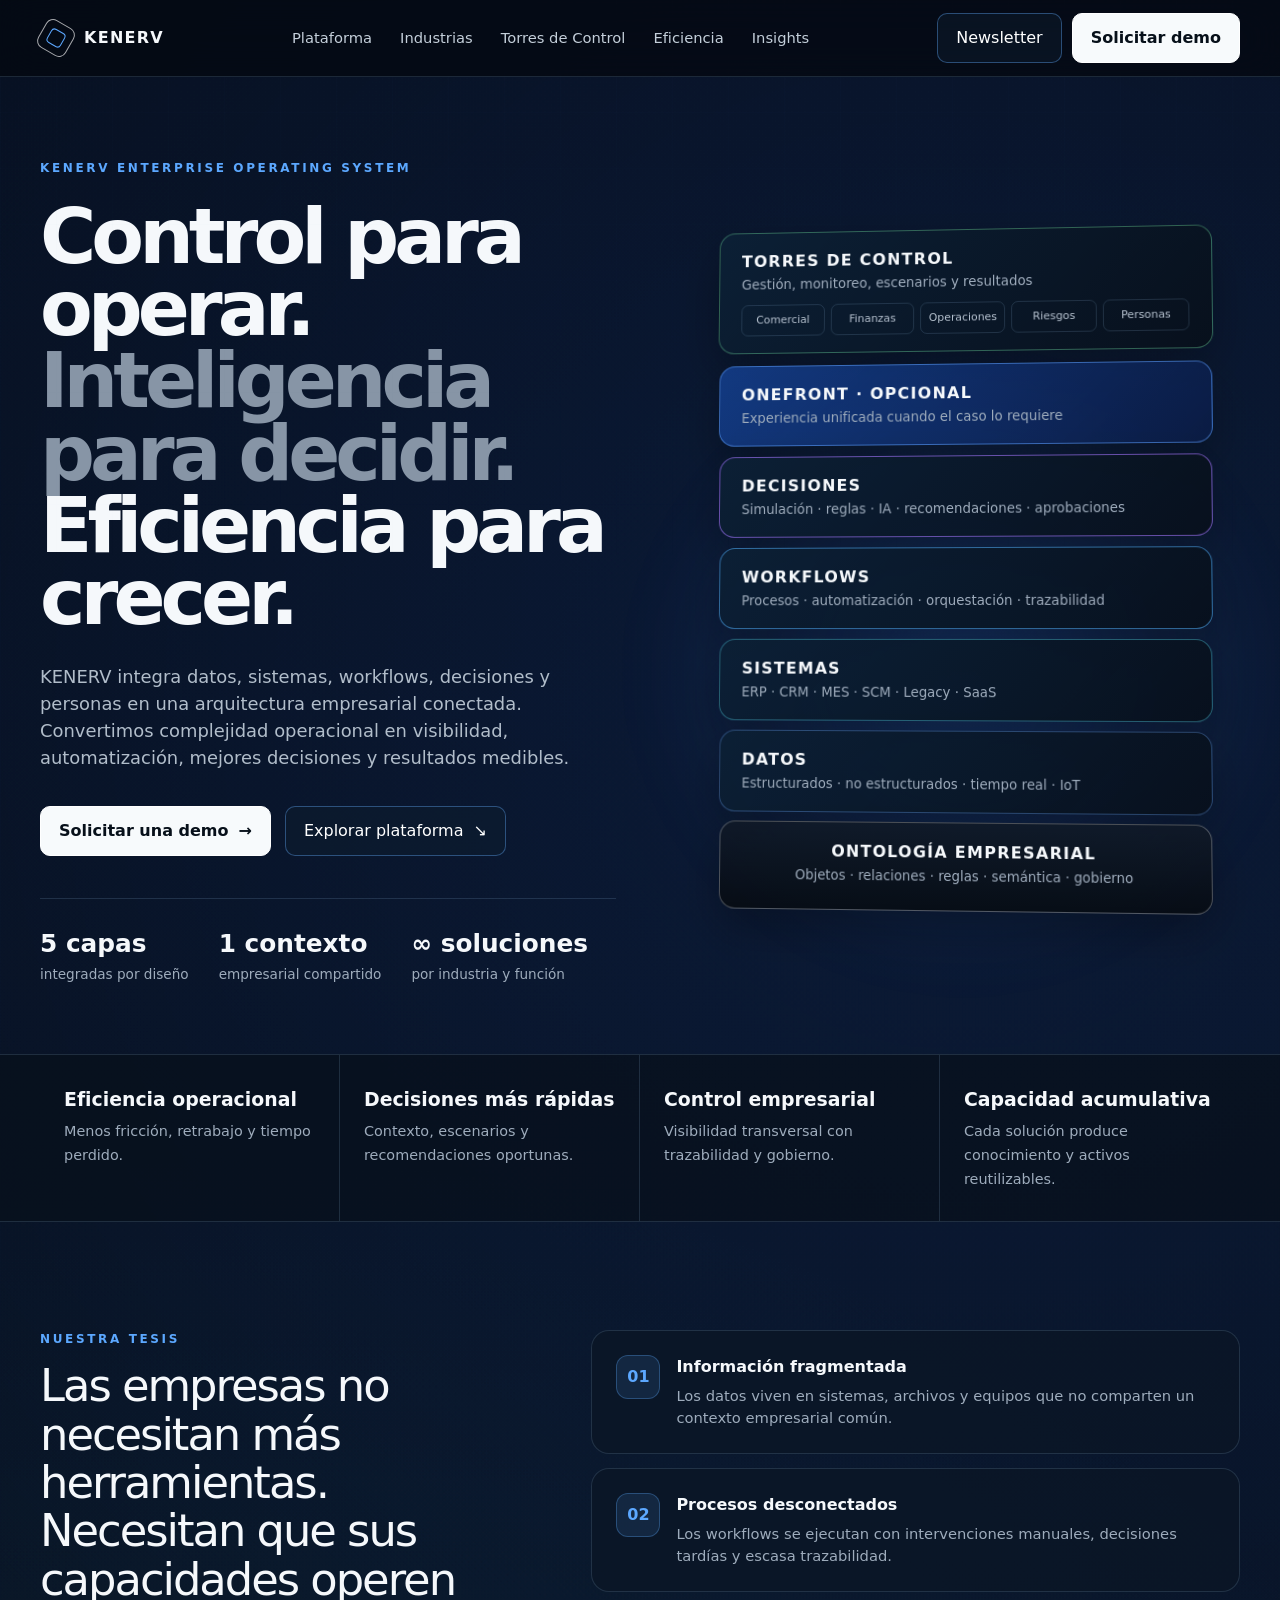
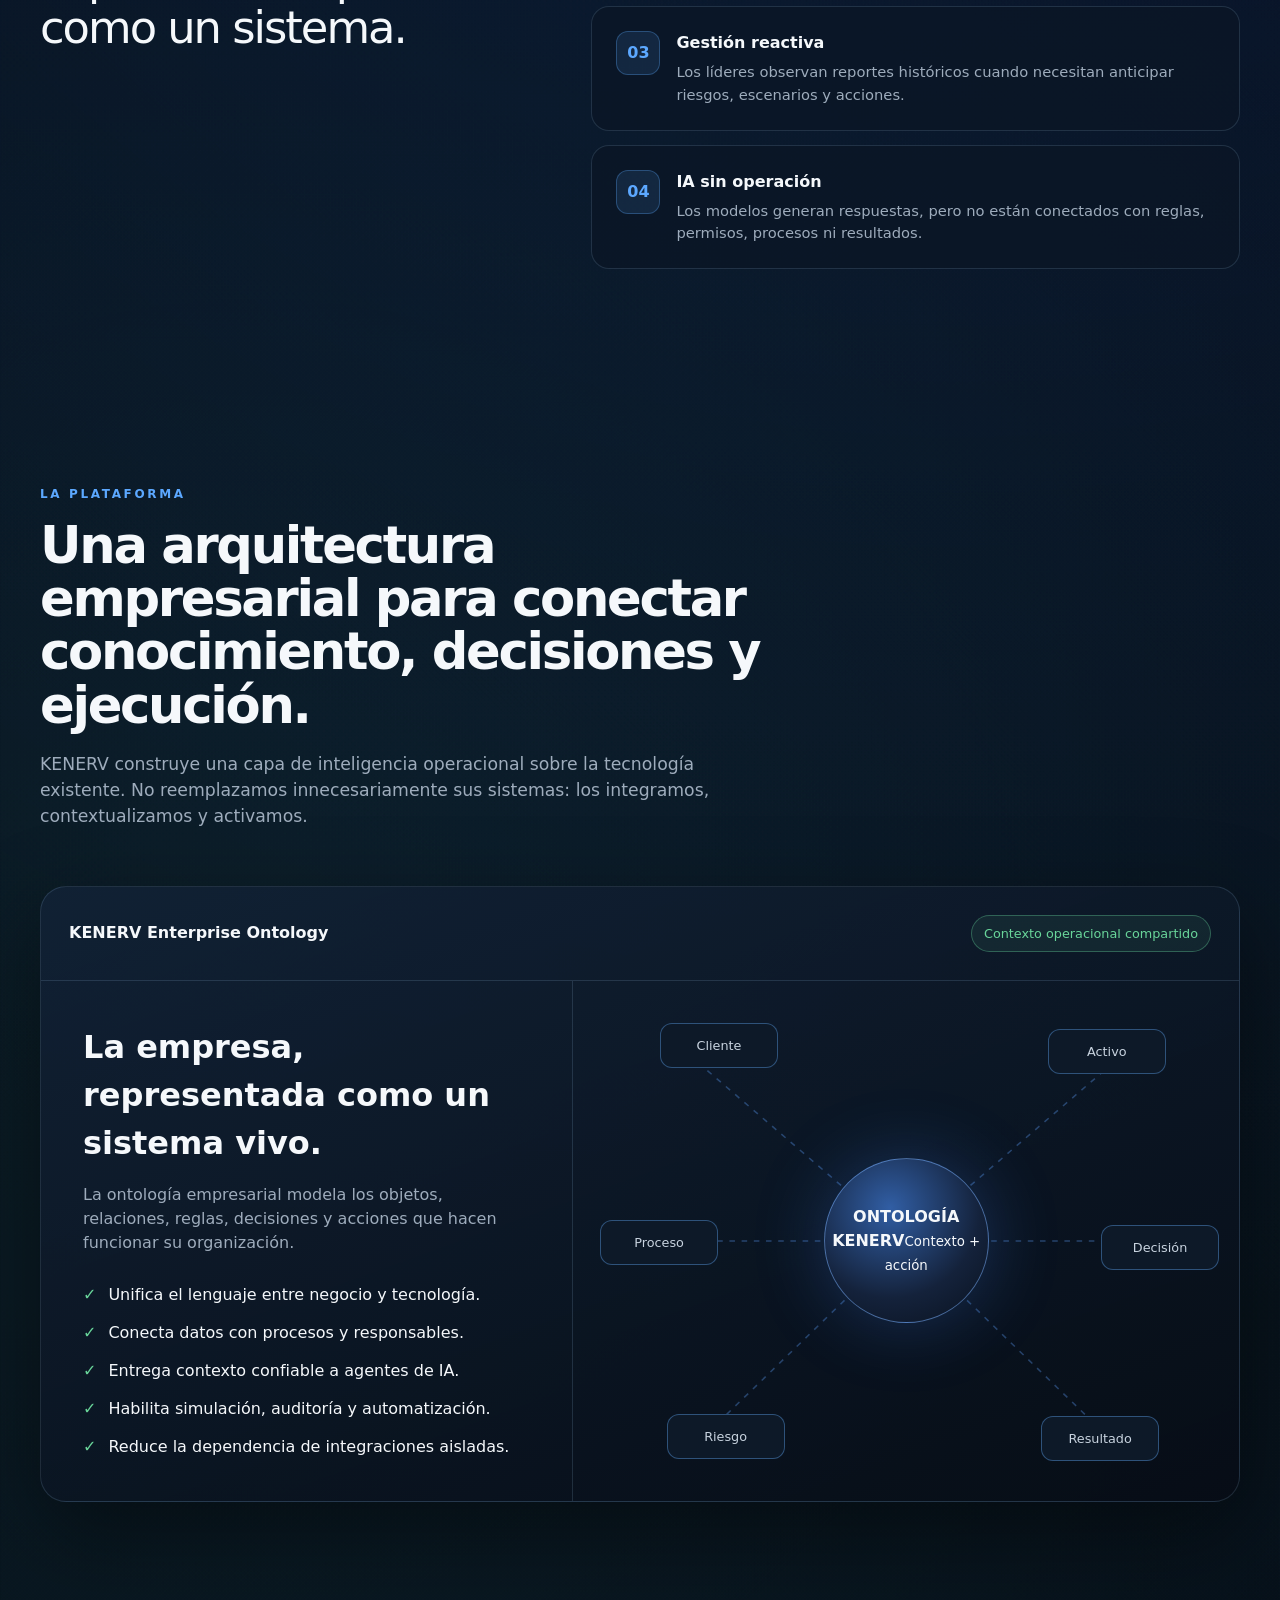
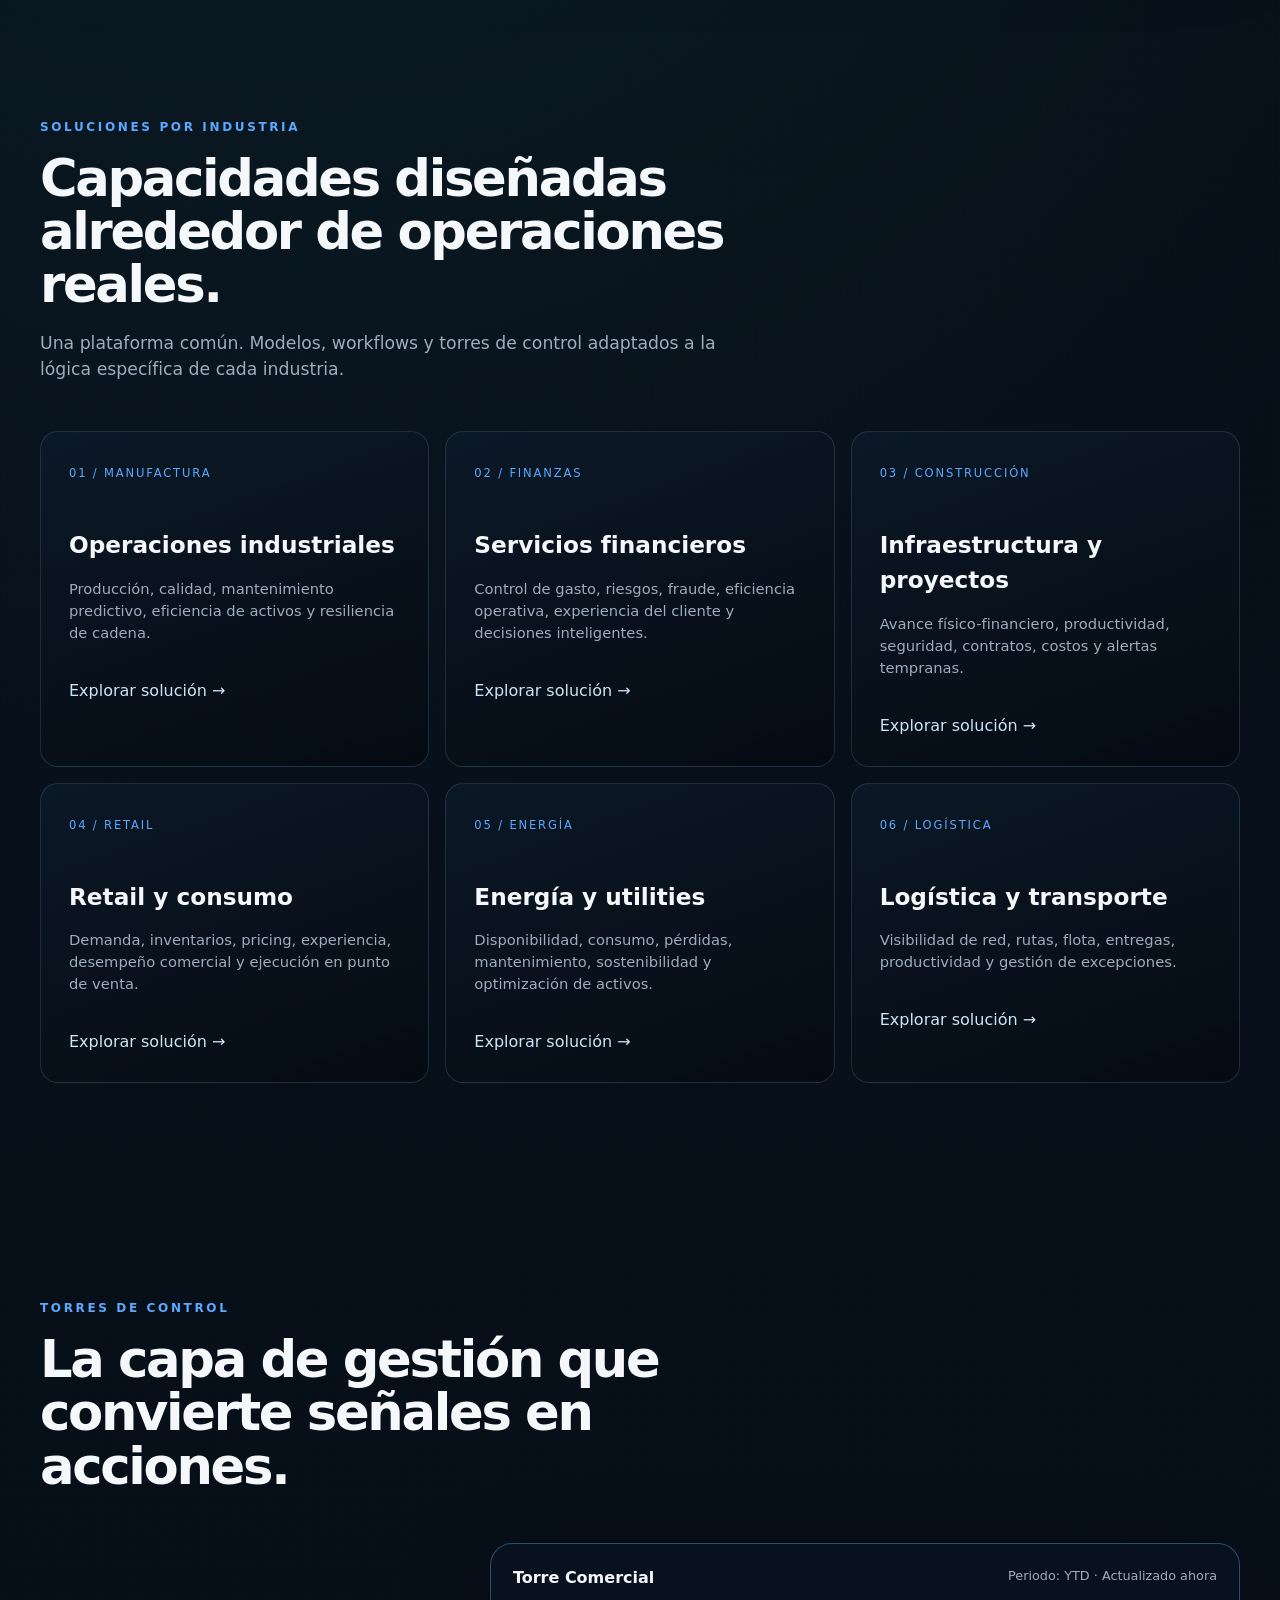
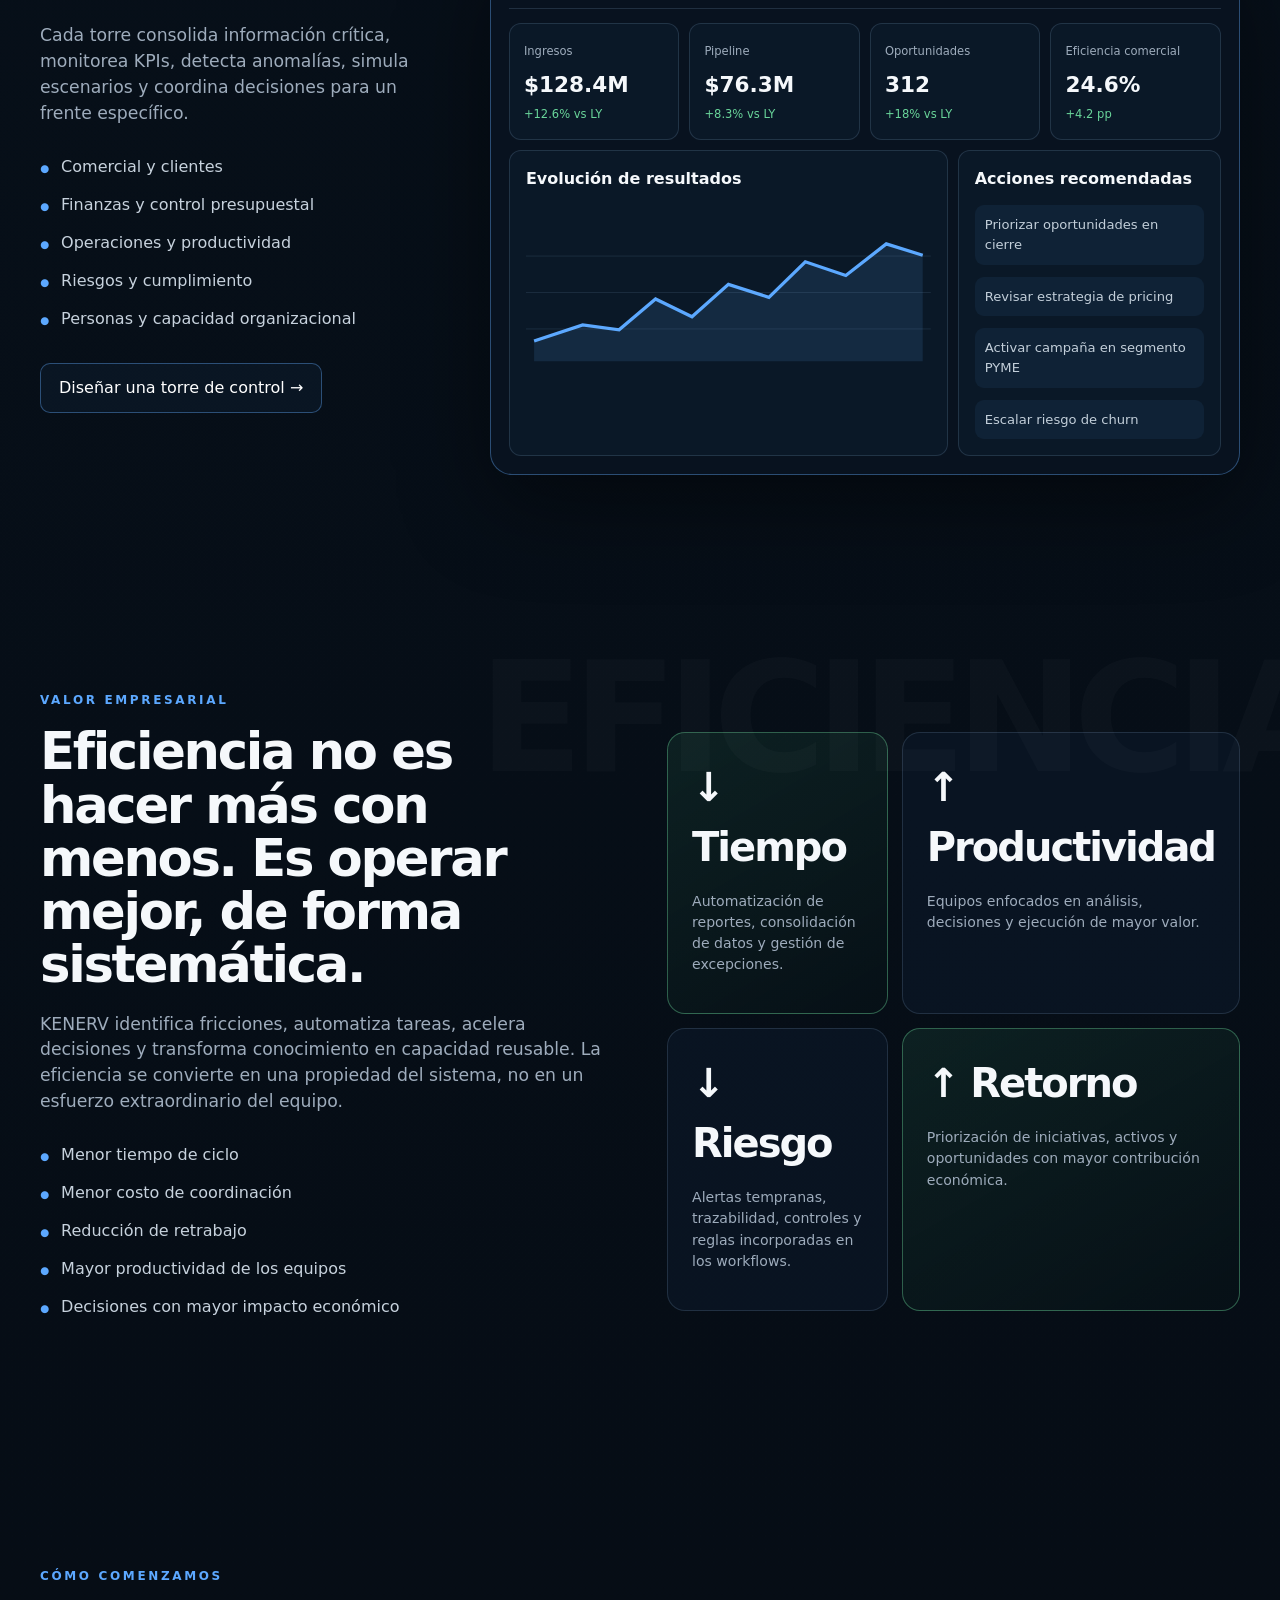
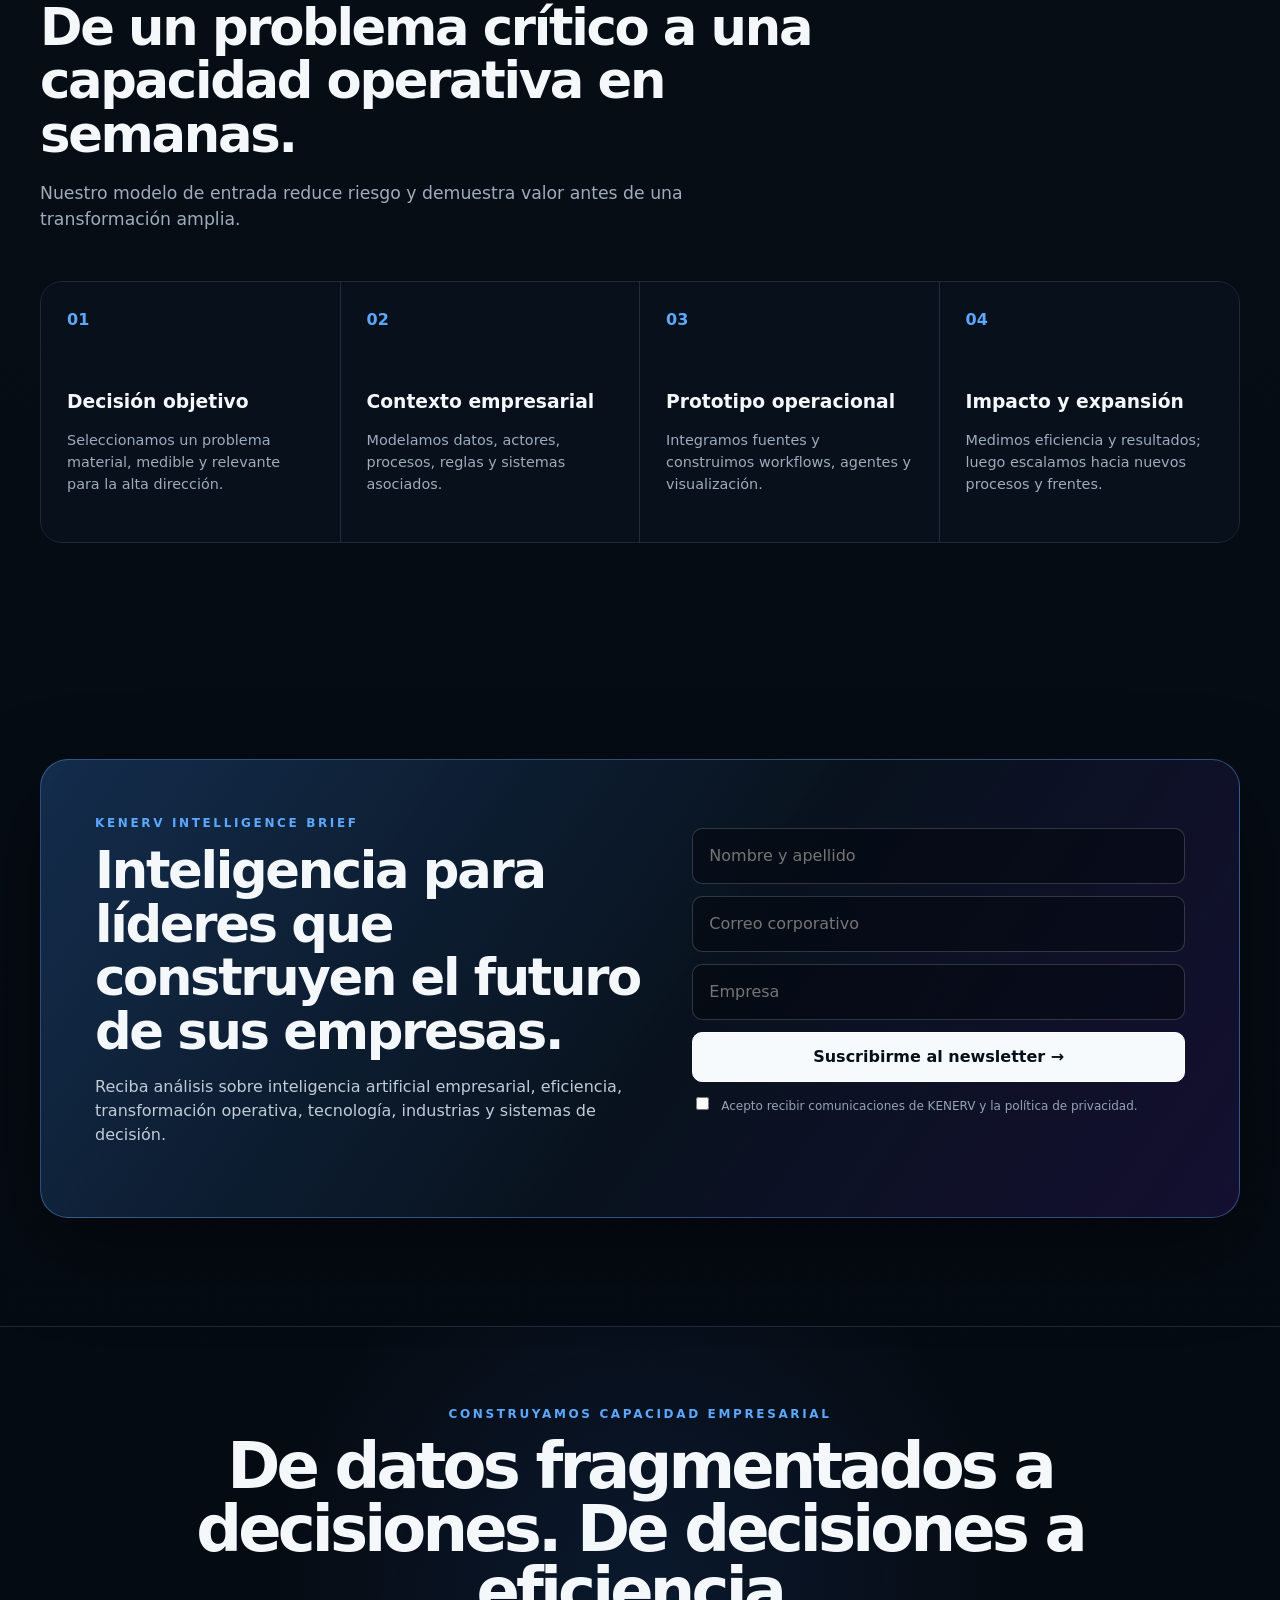
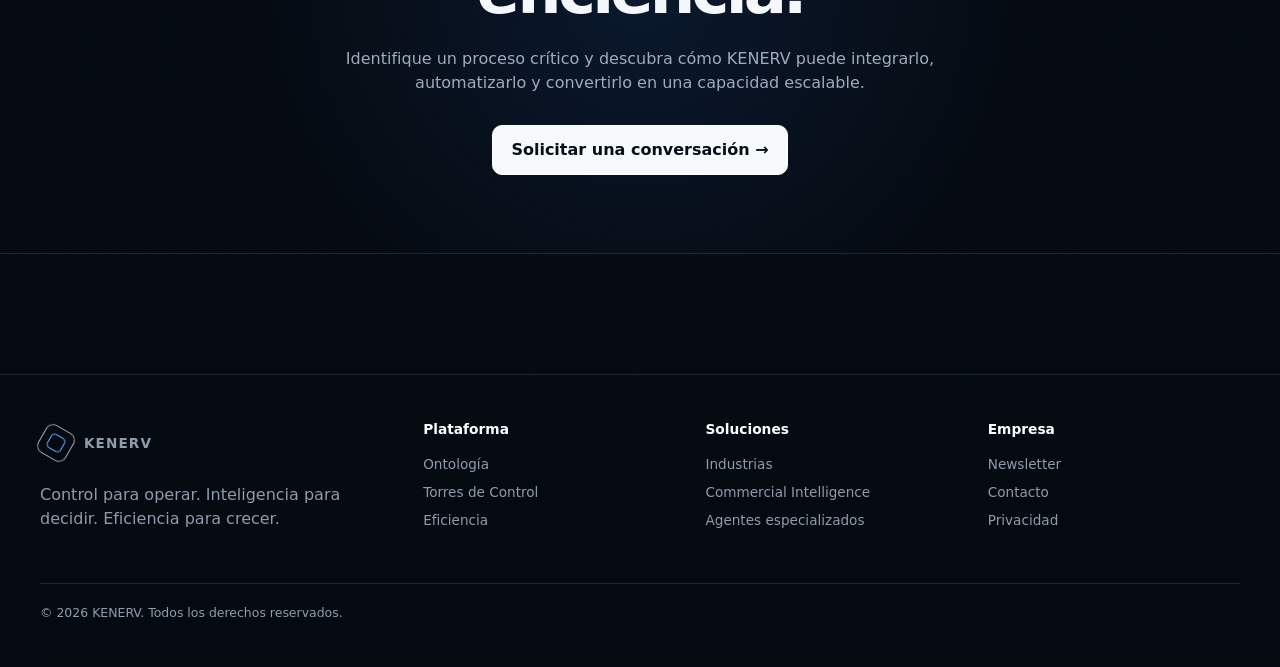
<file: index.html>
<!DOCTYPE html>
<html lang="es">
<head>
  <meta charset="UTF-8" />
  <meta name="viewport" content="width=device-width, initial-scale=1.0" />
  <meta name="description" content="KENERV integra datos, sistemas, workflows, decisiones y personas para elevar la eficiencia empresarial mediante IA, ontología y torres de control." />
  <title>KENERV — Control para operar. Inteligencia para decidir.</title>
  <style>
    :root {
      --bg: #050b12;
      --bg-soft: #08111d;
      --panel: rgba(11, 23, 38, .78);
      --panel-strong: #0d1a2a;
      --line: rgba(150, 190, 225, .17);
      --line-strong: rgba(100, 174, 255, .38);
      --text: #f5f8fb;
      --muted: #9eacbc;
      --blue: #5ca8ff;
      --blue-2: #2b7fff;
      --cyan: #58d6e9;
      --violet: #a274ff;
      --green: #69d59a;
      --amber: #ffca70;
      --danger: #ff7d8a;
      --max: 1200px;
      --radius: 22px;
      --shadow: 0 30px 90px rgba(0, 0, 0, .42);
    }

    * { box-sizing: border-box; }
    html { scroll-behavior: smooth; }
    body {
      margin: 0;
      color: var(--text);
      background:
        radial-gradient(circle at 75% 8%, rgba(45, 111, 255, .16), transparent 28%),
        radial-gradient(circle at 20% 30%, rgba(72, 217, 222, .08), transparent 24%),
        linear-gradient(180deg, #040910 0%, #07101a 47%, #050a11 100%);
      font-family: Inter, ui-sans-serif, system-ui, -apple-system, BlinkMacSystemFont, "Segoe UI", sans-serif;
      line-height: 1.5;
      overflow-x: hidden;
    }

    body::before {
      content: "";
      position: fixed;
      inset: 0;
      pointer-events: none;
      opacity: .18;
      background-image:
        linear-gradient(rgba(122, 165, 201, .1) 1px, transparent 1px),
        linear-gradient(90deg, rgba(122, 165, 201, .1) 1px, transparent 1px);
      background-size: 56px 56px;
      mask-image: linear-gradient(to bottom, black, transparent 78%);
    }

    a { color: inherit; text-decoration: none; }
    button, input { font: inherit; }

    .container { width: min(var(--max), calc(100% - 40px)); margin: 0 auto; }
    .eyebrow {
      color: var(--blue);
      font-size: .75rem;
      letter-spacing: .22em;
      text-transform: uppercase;
      font-weight: 700;
    }
    .section { padding: 108px 0; position: relative; }
    .section-title {
      max-width: 780px;
      font-size: clamp(2.1rem, 4vw, 4rem);
      line-height: 1.04;
      letter-spacing: -.045em;
      margin: 16px 0 20px;
    }
    .section-copy { color: var(--muted); max-width: 720px; font-size: 1.08rem; }

    .nav-wrap {
      position: sticky;
      top: 0;
      z-index: 50;
      backdrop-filter: blur(18px);
      background: rgba(4, 9, 16, .76);
      border-bottom: 1px solid var(--line);
    }
    nav {
      height: 76px;
      display: flex;
      align-items: center;
      justify-content: space-between;
      gap: 24px;
    }
    .brand { display: inline-flex; gap: 12px; align-items: center; font-weight: 760; letter-spacing: .08em; }
    .brand-mark {
      width: 32px; height: 32px; display: grid; place-items: center;
      border: 1px solid rgba(255,255,255,.65); transform: rotate(30deg); border-radius: 8px;
    }
    .brand-mark::after { content: ""; width: 14px; height: 14px; border: 1px solid var(--blue); border-radius: 4px; }
    .nav-links { display: flex; gap: 28px; color: #c4cfda; font-size: .92rem; }
    .nav-links a:hover { color: white; }
    .nav-actions { display: flex; gap: 10px; }

    .btn {
      border: 1px solid var(--line-strong);
      border-radius: 10px;
      padding: 12px 18px;
      display: inline-flex;
      gap: 10px;
      align-items: center;
      justify-content: center;
      color: white;
      background: rgba(15, 29, 47, .52);
      cursor: pointer;
      transition: .25s ease;
    }
    .btn:hover { transform: translateY(-2px); border-color: var(--blue); background: rgba(35, 77, 125, .34); }
    .btn.primary { background: #f7fafc; color: #07101a; border-color: #fff; font-weight: 720; }
    .btn.primary:hover { box-shadow: 0 12px 40px rgba(116, 184, 255, .22); }

    .hero { padding: 82px 0 68px; min-height: 820px; display: flex; align-items: center; }
    .hero-grid { display: grid; grid-template-columns: 1.02fr .98fr; gap: 70px; align-items: center; }
    h1 {
      font-size: clamp(3.5rem, 6vw, 6.6rem);
      line-height: .94;
      letter-spacing: -.065em;
      margin: 24px 0 30px;
      max-width: 780px;
    }
    h1 span { color: #8795a6; }
    .hero-copy { color: #b1bdca; font-size: 1.12rem; max-width: 650px; }
    .hero-actions { display: flex; flex-wrap: wrap; gap: 14px; margin-top: 34px; }
    .hero-proof { display: flex; gap: 30px; margin-top: 42px; padding-top: 26px; border-top: 1px solid var(--line); }
    .hero-proof strong { display: block; font-size: 1.55rem; }
    .hero-proof span { color: var(--muted); font-size: .85rem; }

    .stack {
      position: relative;
      padding: 38px 30px 30px;
      perspective: 1100px;
    }
    .stack::before {
      content: "";
      position: absolute;
      inset: 16% -18% -10%;
      background: radial-gradient(ellipse, rgba(49, 127, 255, .22), transparent 60%);
      filter: blur(28px);
    }
    .layer {
      position: relative;
      border: 1px solid var(--line-strong);
      background: linear-gradient(135deg, rgba(11, 31, 53, .95), rgba(7, 15, 27, .94));
      border-radius: 16px;
      min-height: 76px;
      padding: 17px 22px;
      margin: -2px 0 12px;
      box-shadow: 0 18px 48px rgba(0,0,0,.28);
      transform: rotateX(3deg) rotateY(-3deg);
      overflow: hidden;
    }
    .layer::after { content: ""; position: absolute; inset: 0; background: linear-gradient(90deg, transparent, rgba(255,255,255,.05), transparent); transform: translateX(-100%); animation: shimmer 6s infinite; }
    @keyframes shimmer { 50%,100% { transform: translateX(100%); } }
    .layer small { display: block; color: var(--muted); margin-top: 2px; }
    .layer strong { letter-spacing: .08em; }
    .layer.tower { border-color: rgba(105, 213, 154, .42); }
    .layer.front { border-color: rgba(91, 159, 255, .56); background: linear-gradient(135deg, rgba(21,70,160,.72), rgba(10,27,70,.82)); }
    .layer.decision { border-color: rgba(162, 116, 255, .62); }
    .layer.workflow { border-color: rgba(80, 177, 255, .55); }
    .layer.system { border-color: rgba(78, 201, 224, .42); }
    .layer.data { border-color: rgba(106, 167, 255, .34); }
    .layer.ontology { text-align: center; border-color: rgba(255,255,255,.28); min-height: 88px; background: linear-gradient(180deg, rgba(15, 25, 40, .96), rgba(6, 12, 20, .96)); }
    .tower-mini { display: grid; grid-template-columns: repeat(5, 1fr); gap: 6px; margin-top: 10px; }
    .tower-mini span { color: #b7c3d0; padding: 7px 4px; border: 1px solid var(--line); border-radius: 7px; text-align: center; font-size: .68rem; }

    .value-strip { border-block: 1px solid var(--line); background: rgba(8, 16, 27, .72); }
    .value-grid { display: grid; grid-template-columns: repeat(4, 1fr); }
    .value-item { padding: 30px 24px; border-right: 1px solid var(--line); }
    .value-item:last-child { border-right: 0; }
    .value-item strong { display: block; font-size: 1.18rem; margin-bottom: 6px; }
    .value-item span { color: var(--muted); font-size: .9rem; }

    .thesis-grid { display: grid; grid-template-columns: .85fr 1.15fr; gap: 72px; align-items: start; }
    .big-statement { font-size: clamp(2rem, 3.5vw, 4rem); line-height: 1.08; letter-spacing: -.045em; margin: 14px 0 0; }
    .problem-list { display: grid; gap: 14px; }
    .problem-card { border: 1px solid var(--line); background: var(--panel); border-radius: 18px; padding: 24px; display: grid; grid-template-columns: 44px 1fr; gap: 16px; }
    .icon { width: 44px; height: 44px; border-radius: 12px; display: grid; place-items: center; background: rgba(92,168,255,.12); border: 1px solid rgba(92,168,255,.3); color: var(--blue); font-weight: 800; }
    .problem-card h3 { margin: 0 0 6px; font-size: 1rem; }
    .problem-card p { margin: 0; color: var(--muted); font-size: .92rem; }

    .platform-shell { margin-top: 56px; border: 1px solid var(--line); border-radius: 26px; overflow: hidden; background: linear-gradient(160deg, rgba(18,34,55,.85), rgba(7,13,22,.96)); box-shadow: var(--shadow); }
    .platform-top { padding: 28px; border-bottom: 1px solid var(--line); display: flex; justify-content: space-between; gap: 18px; align-items: center; }
    .platform-badge { color: var(--green); border: 1px solid rgba(105,213,154,.35); background: rgba(105,213,154,.08); padding: 8px 12px; border-radius: 999px; font-size: .8rem; }
    .platform-body { display: grid; grid-template-columns: 1fr 1.25fr; }
    .platform-copy { padding: 42px; border-right: 1px solid var(--line); }
    .platform-copy h3 { font-size: 2rem; margin: 0 0 16px; }
    .platform-copy p { color: var(--muted); }
    .platform-copy ul { list-style: none; padding: 0; margin: 28px 0 0; display: grid; gap: 14px; }
    .platform-copy li::before { content: "✓"; color: var(--green); margin-right: 12px; }
    .ontology-graph { padding: 36px; position: relative; min-height: 470px; display: grid; place-items: center; }
    .core { width: 165px; height: 165px; border-radius: 50%; display: grid; place-items: center; text-align: center; background: radial-gradient(circle at 40% 30%, #315ea4, #14223b 60%, #09111d); border: 1px solid rgba(122,177,255,.52); box-shadow: 0 0 70px rgba(69,137,255,.25); z-index: 2; }
    .node { position: absolute; width: 118px; padding: 12px 10px; text-align: center; border: 1px solid var(--line-strong); border-radius: 12px; background: #0d1928; color: #c8d3df; font-size: .8rem; }
    .n1 { top: 42px; left: 13%; } .n2 { top: 48px; right: 11%; } .n3 { top: 46%; left: 4%; } .n4 { top: 47%; right: 3%; } .n5 { bottom: 42px; left: 14%; } .n6 { bottom: 40px; right: 12%; }
    .ontology-lines { position: absolute; inset: 0; width: 100%; height: 100%; }

    .industry-grid { display: grid; grid-template-columns: repeat(3, 1fr); gap: 16px; margin-top: 48px; }
    .industry-card { min-height: 260px; border: 1px solid var(--line); background: linear-gradient(160deg, rgba(14,27,43,.75), rgba(5,11,18,.9)); border-radius: 18px; padding: 28px; transition: .25s ease; }
    .industry-card:hover { transform: translateY(-5px); border-color: var(--line-strong); }
    .industry-card .num { color: var(--blue); font-size: .72rem; letter-spacing: .16em; }
    .industry-card h3 { font-size: 1.45rem; margin: 44px 0 10px; }
    .industry-card p { color: var(--muted); font-size: .92rem; }
    .industry-card a { display: inline-flex; margin-top: 20px; color: #cfe3f7; }

    .control-grid { display: grid; grid-template-columns: .7fr 1.3fr; gap: 46px; align-items: center; margin-top: 50px; }
    .check-list { display: grid; gap: 14px; margin: 28px 0 32px; color: #c7d2dd; }
    .check-list div::before { content: "●"; color: var(--blue); font-size: .65rem; margin-right: 12px; }
    .dashboard { border: 1px solid var(--line-strong); border-radius: 22px; background: #08121f; padding: 18px; box-shadow: var(--shadow); }
    .dash-head { display: flex; justify-content: space-between; padding: 4px 4px 18px; border-bottom: 1px solid var(--line); }
    .dash-grid { display: grid; grid-template-columns: repeat(4,1fr); gap: 10px; margin-top: 14px; }
    .metric { border: 1px solid var(--line); border-radius: 12px; padding: 14px; background: rgba(12, 26, 43, .78); }
    .metric span { color: var(--muted); font-size: .72rem; }
    .metric strong { display: block; font-size: 1.35rem; margin-top: 7px; }
    .metric em { color: var(--green); font-style: normal; font-size: .72rem; }
    .dash-main { display: grid; grid-template-columns: 1.25fr .75fr; gap: 10px; margin-top: 10px; }
    .chart, .actions { min-height: 240px; border: 1px solid var(--line); border-radius: 12px; background: rgba(12,26,43,.78); padding: 16px; }
    .chart svg { width: 100%; height: 175px; margin-top: 14px; }
    .actions ul { list-style: none; padding: 0; margin: 14px 0 0; display: grid; gap: 12px; }
    .actions li { color: #c2ced9; font-size: .82rem; padding: 10px; border-radius: 9px; background: rgba(92,168,255,.07); }

    .efficiency { overflow: hidden; }
    .efficiency::before { content: "EFICIENCIA"; position: absolute; top: 20px; right: -50px; font-size: 12vw; letter-spacing: -.07em; font-weight: 850; color: rgba(255,255,255,.025); }
    .efficiency-grid { display: grid; grid-template-columns: 1fr 1fr; gap: 54px; align-items: center; }
    .impact-cards { display: grid; grid-template-columns: 1fr 1fr; gap: 14px; }
    .impact-card { border: 1px solid var(--line); border-radius: 18px; background: var(--panel); padding: 24px; min-height: 180px; }
    .impact-card strong { font-size: 2.5rem; letter-spacing: -.05em; }
    .impact-card p { color: var(--muted); font-size: .88rem; }
    .impact-card.accent { border-color: rgba(105,213,154,.4); background: linear-gradient(150deg, rgba(31,83,64,.28), rgba(7,17,23,.78)); }

    .method-grid { display: grid; grid-template-columns: repeat(4,1fr); gap: 0; margin-top: 48px; border: 1px solid var(--line); border-radius: 22px; overflow: hidden; }
    .method-step { min-height: 260px; padding: 26px; background: rgba(9,19,31,.72); border-right: 1px solid var(--line); }
    .method-step:last-child { border-right: 0; }
    .method-step .step { color: var(--blue); font-weight: 800; }
    .method-step h3 { margin: 56px 0 12px; }
    .method-step p { color: var(--muted); font-size: .9rem; }

    .newsletter-wrap { border: 1px solid var(--line-strong); border-radius: 28px; background: linear-gradient(125deg, rgba(24,56,95,.75), rgba(9,19,31,.93) 55%, rgba(29,18,65,.65)); padding: 54px; display: grid; grid-template-columns: 1fr .9fr; gap: 50px; align-items: center; box-shadow: var(--shadow); }
    .newsletter-wrap h2 { font-size: clamp(2rem, 4vw, 3.8rem); line-height: 1.05; letter-spacing: -.045em; margin: 12px 0 16px; }
    .newsletter-wrap p { color: #c1ccd8; }
    .form { display: grid; gap: 12px; }
    .form input { width: 100%; padding: 15px 16px; border-radius: 10px; border: 1px solid rgba(255,255,255,.18); background: rgba(3,8,14,.48); color: white; outline: none; }
    .form input:focus { border-color: var(--blue); box-shadow: 0 0 0 3px rgba(92,168,255,.12); }
    .consent { color: #95a4b4; font-size: .75rem; }
    #formMessage { min-height: 22px; color: var(--green); font-size: .85rem; }

    .cta { text-align: center; padding-bottom: 120px; }
    .cta-box { padding: 78px 30px; border-block: 1px solid var(--line); background: radial-gradient(circle at center, rgba(46,117,228,.13), transparent 54%); }
    .cta h2 { font-size: clamp(2.5rem,5vw,5.6rem); letter-spacing: -.06em; line-height: .98; margin: 12px auto 24px; max-width: 980px; }
    .cta p { color: var(--muted); max-width: 680px; margin: 0 auto 30px; }

    footer { border-top: 1px solid var(--line); padding: 44px 0; color: #8f9cab; }
    .footer-grid { display: grid; grid-template-columns: 1.4fr repeat(3,1fr); gap: 30px; }
    footer h4 { color: white; margin: 0 0 14px; font-size: .86rem; }
    footer a { display: block; margin: 8px 0; font-size: .85rem; }

    @media (max-width: 980px) {
      .nav-links { display:none; }
      .hero-grid, .thesis-grid, .platform-body, .control-grid, .efficiency-grid, .newsletter-wrap { grid-template-columns: 1fr; }
      .hero { min-height: auto; }
      .platform-copy { border-right: 0; border-bottom: 1px solid var(--line); }
      .industry-grid { grid-template-columns: repeat(2,1fr); }
      .method-grid { grid-template-columns: repeat(2,1fr); }
      .method-step { border-bottom: 1px solid var(--line); }
      .value-grid { grid-template-columns: repeat(2,1fr); }
      .value-item:nth-child(2) { border-right: 0; }
      .footer-grid { grid-template-columns: 1fr 1fr; }
    }

    @media (max-width: 640px) {
      .container { width: min(100% - 26px, var(--max)); }
      .nav-actions .btn:first-child { display:none; }
      h1 { font-size: 3.25rem; }
      .hero-proof { display:grid; grid-template-columns:1fr 1fr; }
      .industry-grid, .impact-cards, .method-grid, .value-grid { grid-template-columns: 1fr; }
      .value-item { border-right: 0; border-bottom: 1px solid var(--line); }
      .tower-mini { grid-template-columns: repeat(3,1fr); }
      .dash-grid { grid-template-columns: repeat(2,1fr); }
      .dash-main { grid-template-columns: 1fr; }
      .newsletter-wrap { padding: 34px 22px; }
      .ontology-graph { min-height: 600px; }
      .n1 { top: 24px; left: 5%; } .n2 { top: 24px; right: 5%; } .n3 { top: 210px; left: 2%; } .n4 { top: 210px; right: 2%; } .n5 { bottom: 24px; left: 5%; } .n6 { bottom: 24px; right: 5%; }
      .footer-grid { grid-template-columns: 1fr; }
    }
  </style>
</head>
<body>
  <div class="nav-wrap">
    <nav class="container" aria-label="Navegación principal">
      <a class="brand" href="#inicio"><span class="brand-mark"></span><span>KENERV</span></a>
      <div class="nav-links">
        <a href="#plataforma">Plataforma</a>
        <a href="#industrias">Industrias</a>
        <a href="#torres">Torres de Control</a>
        <a href="#eficiencia">Eficiencia</a>
        <a href="#insights">Insights</a>
      </div>
      <div class="nav-actions">
        <a class="btn" href="#newsletter">Newsletter</a>
        <a class="btn primary" href="#contacto">Solicitar demo</a>
      </div>
    </nav>
  </div>

  <main>
    <section class="hero" id="inicio">
      <div class="container hero-grid">
        <div>
          <div class="eyebrow">KENERV Enterprise Operating System</div>
          <h1>Control para operar. <span>Inteligencia para decidir.</span> Eficiencia para crecer.</h1>
          <p class="hero-copy">KENERV integra datos, sistemas, workflows, decisiones y personas en una arquitectura empresarial conectada. Convertimos complejidad operacional en visibilidad, automatización, mejores decisiones y resultados medibles.</p>
          <div class="hero-actions">
            <a class="btn primary" href="#contacto">Solicitar una demo <span>→</span></a>
            <a class="btn" href="#plataforma">Explorar plataforma <span>↘</span></a>
          </div>
          <div class="hero-proof">
            <div><strong>5 capas</strong><span>integradas por diseño</span></div>
            <div><strong>1 contexto</strong><span>empresarial compartido</span></div>
            <div><strong>∞ soluciones</strong><span>por industria y función</span></div>
          </div>
        </div>

        <div class="stack" aria-label="Arquitectura por capas de KENERV">
          <div class="layer tower"><strong>TORRES DE CONTROL</strong><small>Gestión, monitoreo, escenarios y resultados</small><div class="tower-mini"><span>Comercial</span><span>Finanzas</span><span>Operaciones</span><span>Riesgos</span><span>Personas</span></div></div>
          <div class="layer front"><strong>ONEFRONT · OPCIONAL</strong><small>Experiencia unificada cuando el caso lo requiere</small></div>
          <div class="layer decision"><strong>DECISIONES</strong><small>Simulación · reglas · IA · recomendaciones · aprobaciones</small></div>
          <div class="layer workflow"><strong>WORKFLOWS</strong><small>Procesos · automatización · orquestación · trazabilidad</small></div>
          <div class="layer system"><strong>SISTEMAS</strong><small>ERP · CRM · MES · SCM · Legacy · SaaS</small></div>
          <div class="layer data"><strong>DATOS</strong><small>Estructurados · no estructurados · tiempo real · IoT</small></div>
          <div class="layer ontology"><strong>ONTOLOGÍA EMPRESARIAL</strong><small>Objetos · relaciones · reglas · semántica · gobierno</small></div>
        </div>
      </div>
    </section>

    <div class="value-strip">
      <div class="container value-grid">
        <div class="value-item"><strong>Eficiencia operacional</strong><span>Menos fricción, retrabajo y tiempo perdido.</span></div>
        <div class="value-item"><strong>Decisiones más rápidas</strong><span>Contexto, escenarios y recomendaciones oportunas.</span></div>
        <div class="value-item"><strong>Control empresarial</strong><span>Visibilidad transversal con trazabilidad y gobierno.</span></div>
        <div class="value-item"><strong>Capacidad acumulativa</strong><span>Cada solución produce conocimiento y activos reutilizables.</span></div>
      </div>
    </div>

    <section class="section">
      <div class="container thesis-grid">
        <div>
          <div class="eyebrow">Nuestra tesis</div>
          <p class="big-statement">Las empresas no necesitan más herramientas. Necesitan que sus capacidades operen como un sistema.</p>
        </div>
        <div class="problem-list">
          <article class="problem-card"><div class="icon">01</div><div><h3>Información fragmentada</h3><p>Los datos viven en sistemas, archivos y equipos que no comparten un contexto empresarial común.</p></div></article>
          <article class="problem-card"><div class="icon">02</div><div><h3>Procesos desconectados</h3><p>Los workflows se ejecutan con intervenciones manuales, decisiones tardías y escasa trazabilidad.</p></div></article>
          <article class="problem-card"><div class="icon">03</div><div><h3>Gestión reactiva</h3><p>Los líderes observan reportes históricos cuando necesitan anticipar riesgos, escenarios y acciones.</p></div></article>
          <article class="problem-card"><div class="icon">04</div><div><h3>IA sin operación</h3><p>Los modelos generan respuestas, pero no están conectados con reglas, permisos, procesos ni resultados.</p></div></article>
        </div>
      </div>
    </section>

    <section class="section" id="plataforma">
      <div class="container">
        <div class="eyebrow">La plataforma</div>
        <h2 class="section-title">Una arquitectura empresarial para conectar conocimiento, decisiones y ejecución.</h2>
        <p class="section-copy">KENERV construye una capa de inteligencia operacional sobre la tecnología existente. No reemplazamos innecesariamente sus sistemas: los integramos, contextualizamos y activamos.</p>

        <div class="platform-shell">
          <div class="platform-top"><strong>KENERV Enterprise Ontology</strong><span class="platform-badge">Contexto operacional compartido</span></div>
          <div class="platform-body">
            <div class="platform-copy">
              <h3>La empresa, representada como un sistema vivo.</h3>
              <p>La ontología empresarial modela los objetos, relaciones, reglas, decisiones y acciones que hacen funcionar su organización.</p>
              <ul>
                <li>Unifica el lenguaje entre negocio y tecnología.</li>
                <li>Conecta datos con procesos y responsables.</li>
                <li>Entrega contexto confiable a agentes de IA.</li>
                <li>Habilita simulación, auditoría y automatización.</li>
                <li>Reduce la dependencia de integraciones aisladas.</li>
              </ul>
            </div>
            <div class="ontology-graph">
              <svg class="ontology-lines" viewBox="0 0 600 470" preserveAspectRatio="none" aria-hidden="true">
                <g stroke="rgba(95,161,255,.34)" fill="none" stroke-width="1.4" stroke-dasharray="5 6">
                  <path d="M300 235 L120 80"/><path d="M300 235 L480 80"/><path d="M300 235 L80 235"/><path d="M300 235 L520 235"/><path d="M300 235 L130 400"/><path d="M300 235 L470 400"/>
                </g>
              </svg>
              <div class="core"><div><strong>ONTOLOGÍA<br>KENERV</strong><small>Contexto + acción</small></div></div>
              <div class="node n1">Cliente</div><div class="node n2">Activo</div><div class="node n3">Proceso</div><div class="node n4">Decisión</div><div class="node n5">Riesgo</div><div class="node n6">Resultado</div>
            </div>
          </div>
        </div>
      </div>
    </section>

    <section class="section" id="industrias">
      <div class="container">
        <div class="eyebrow">Soluciones por industria</div>
        <h2 class="section-title">Capacidades diseñadas alrededor de operaciones reales.</h2>
        <p class="section-copy">Una plataforma común. Modelos, workflows y torres de control adaptados a la lógica específica de cada industria.</p>
        <div class="industry-grid">
          <article class="industry-card"><span class="num">01 / MANUFACTURA</span><h3>Operaciones industriales</h3><p>Producción, calidad, mantenimiento predictivo, eficiencia de activos y resiliencia de cadena.</p><a href="#contacto">Explorar solución →</a></article>
          <article class="industry-card"><span class="num">02 / FINANZAS</span><h3>Servicios financieros</h3><p>Control de gasto, riesgos, fraude, eficiencia operativa, experiencia del cliente y decisiones inteligentes.</p><a href="#contacto">Explorar solución →</a></article>
          <article class="industry-card"><span class="num">03 / CONSTRUCCIÓN</span><h3>Infraestructura y proyectos</h3><p>Avance físico-financiero, productividad, seguridad, contratos, costos y alertas tempranas.</p><a href="#contacto">Explorar solución →</a></article>
          <article class="industry-card"><span class="num">04 / RETAIL</span><h3>Retail y consumo</h3><p>Demanda, inventarios, pricing, experiencia, desempeño comercial y ejecución en punto de venta.</p><a href="#contacto">Explorar solución →</a></article>
          <article class="industry-card"><span class="num">05 / ENERGÍA</span><h3>Energía y utilities</h3><p>Disponibilidad, consumo, pérdidas, mantenimiento, sostenibilidad y optimización de activos.</p><a href="#contacto">Explorar solución →</a></article>
          <article class="industry-card"><span class="num">06 / LOGÍSTICA</span><h3>Logística y transporte</h3><p>Visibilidad de red, rutas, flota, entregas, productividad y gestión de excepciones.</p><a href="#contacto">Explorar solución →</a></article>
        </div>
      </div>
    </section>

    <section class="section" id="torres">
      <div class="container">
        <div class="eyebrow">Torres de control</div>
        <h2 class="section-title">La capa de gestión que convierte señales en acciones.</h2>
        <div class="control-grid">
          <div>
            <p class="section-copy">Cada torre consolida información crítica, monitorea KPIs, detecta anomalías, simula escenarios y coordina decisiones para un frente específico.</p>
            <div class="check-list"><div>Comercial y clientes</div><div>Finanzas y control presupuestal</div><div>Operaciones y productividad</div><div>Riesgos y cumplimiento</div><div>Personas y capacidad organizacional</div></div>
            <a class="btn" href="#contacto">Diseñar una torre de control →</a>
          </div>
          <div class="dashboard" aria-label="Ejemplo de torre de control comercial">
            <div class="dash-head"><strong>Torre Comercial</strong><span style="color:var(--muted);font-size:.8rem">Periodo: YTD · Actualizado ahora</span></div>
            <div class="dash-grid">
              <div class="metric"><span>Ingresos</span><strong>$128.4M</strong><em>+12.6% vs LY</em></div>
              <div class="metric"><span>Pipeline</span><strong>$76.3M</strong><em>+8.3% vs LY</em></div>
              <div class="metric"><span>Oportunidades</span><strong>312</strong><em>+18% vs LY</em></div>
              <div class="metric"><span>Eficiencia comercial</span><strong>24.6%</strong><em>+4.2 pp</em></div>
            </div>
            <div class="dash-main">
              <div class="chart"><strong>Evolución de resultados</strong><svg viewBox="0 0 500 180" aria-hidden="true"><path d="M10 150 L70 130 L115 136 L160 98 L205 120 L250 80 L300 96 L345 52 L395 69 L445 30 L490 44" fill="none" stroke="#5ca8ff" stroke-width="4"/><path d="M10 150 L70 130 L115 136 L160 98 L205 120 L250 80 L300 96 L345 52 L395 69 L445 30 L490 44 L490 175 L10 175 Z" fill="rgba(92,168,255,.12)"/><g stroke="rgba(150,190,225,.14)"><line x1="0" y1="45" x2="500" y2="45"/><line x1="0" y1="90" x2="500" y2="90"/><line x1="0" y1="135" x2="500" y2="135"/></g></svg></div>
              <div class="actions"><strong>Acciones recomendadas</strong><ul><li>Priorizar oportunidades en cierre</li><li>Revisar estrategia de pricing</li><li>Activar campaña en segmento PYME</li><li>Escalar riesgo de churn</li></ul></div>
            </div>
          </div>
        </div>
      </div>
    </section>

    <section class="section efficiency" id="eficiencia">
      <div class="container efficiency-grid">
        <div>
          <div class="eyebrow">Valor empresarial</div>
          <h2 class="section-title">Eficiencia no es hacer más con menos. Es operar mejor, de forma sistemática.</h2>
          <p class="section-copy">KENERV identifica fricciones, automatiza tareas, acelera decisiones y transforma conocimiento en capacidad reusable. La eficiencia se convierte en una propiedad del sistema, no en un esfuerzo extraordinario del equipo.</p>
          <div class="check-list"><div>Menor tiempo de ciclo</div><div>Menor costo de coordinación</div><div>Reducción de retrabajo</div><div>Mayor productividad de los equipos</div><div>Decisiones con mayor impacto económico</div></div>
        </div>
        <div class="impact-cards">
          <article class="impact-card accent"><strong>↓ Tiempo</strong><p>Automatización de reportes, consolidación de datos y gestión de excepciones.</p></article>
          <article class="impact-card"><strong>↑ Productividad</strong><p>Equipos enfocados en análisis, decisiones y ejecución de mayor valor.</p></article>
          <article class="impact-card"><strong>↓ Riesgo</strong><p>Alertas tempranas, trazabilidad, controles y reglas incorporadas en los workflows.</p></article>
          <article class="impact-card accent"><strong>↑ Retorno</strong><p>Priorización de iniciativas, activos y oportunidades con mayor contribución económica.</p></article>
        </div>
      </div>
    </section>

    <section class="section">
      <div class="container">
        <div class="eyebrow">Cómo comenzamos</div>
        <h2 class="section-title">De un problema crítico a una capacidad operativa en semanas.</h2>
        <p class="section-copy">Nuestro modelo de entrada reduce riesgo y demuestra valor antes de una transformación amplia.</p>
        <div class="method-grid">
          <article class="method-step"><span class="step">01</span><h3>Decisión objetivo</h3><p>Seleccionamos un problema material, medible y relevante para la alta dirección.</p></article>
          <article class="method-step"><span class="step">02</span><h3>Contexto empresarial</h3><p>Modelamos datos, actores, procesos, reglas y sistemas asociados.</p></article>
          <article class="method-step"><span class="step">03</span><h3>Prototipo operacional</h3><p>Integramos fuentes y construimos workflows, agentes y visualización.</p></article>
          <article class="method-step"><span class="step">04</span><h3>Impacto y expansión</h3><p>Medimos eficiencia y resultados; luego escalamos hacia nuevos procesos y frentes.</p></article>
        </div>
      </div>
    </section>

    <section class="section" id="newsletter">
      <div class="container newsletter-wrap">
        <div>
          <div class="eyebrow">KENERV Intelligence Brief</div>
          <h2>Inteligencia para líderes que construyen el futuro de sus empresas.</h2>
          <p>Reciba análisis sobre inteligencia artificial empresarial, eficiencia, transformación operativa, tecnología, industrias y sistemas de decisión.</p>
        </div>
        <form class="form" id="newsletterForm">
          <input type="text" name="name" placeholder="Nombre y apellido" required />
          <input type="email" name="email" placeholder="Correo corporativo" required />
          <input type="text" name="company" placeholder="Empresa" />
          <button class="btn primary" type="submit">Suscribirme al newsletter →</button>
          <label class="consent"><input type="checkbox" required style="width:auto;margin-right:8px" /> Acepto recibir comunicaciones de KENERV y la política de privacidad.</label>
          <div id="formMessage" role="status"></div>
        </form>
      </div>
    </section>

    <section class="cta" id="contacto">
      <div class="cta-box">
        <div class="container">
          <div class="eyebrow">Construyamos capacidad empresarial</div>
          <h2>De datos fragmentados a decisiones. De decisiones a eficiencia.</h2>
          <p>Identifique un proceso crítico y descubra cómo KENERV puede integrarlo, automatizarlo y convertirlo en una capacidad escalable.</p>
          <a class="btn primary" href="mailto:contacto@kenerv.com?subject=Solicitud%20de%20demo%20KENERV">Solicitar una conversación →</a>
        </div>
      </div>
    </section>
  </main>

  <footer>
    <div class="container footer-grid">
      <div><a class="brand" href="#inicio"><span class="brand-mark"></span><span>KENERV</span></a><p style="max-width:330px">Control para operar. Inteligencia para decidir. Eficiencia para crecer.</p></div>
      <div><h4>Plataforma</h4><a href="#plataforma">Ontología</a><a href="#torres">Torres de Control</a><a href="#eficiencia">Eficiencia</a></div>
      <div><h4>Soluciones</h4><a href="#industrias">Industrias</a><a href="#contacto">Commercial Intelligence</a><a href="#contacto">Agentes especializados</a></div>
      <div><h4>Empresa</h4><a href="#newsletter">Newsletter</a><a href="#contacto">Contacto</a><a href="#">Privacidad</a></div>
    </div>
    <div class="container" style="margin-top:36px;padding-top:20px;border-top:1px solid var(--line);font-size:.78rem">© 2026 KENERV. Todos los derechos reservados.</div>
  </footer>

  <script src="js/app.js"></script>
</body>
</html>
</file>
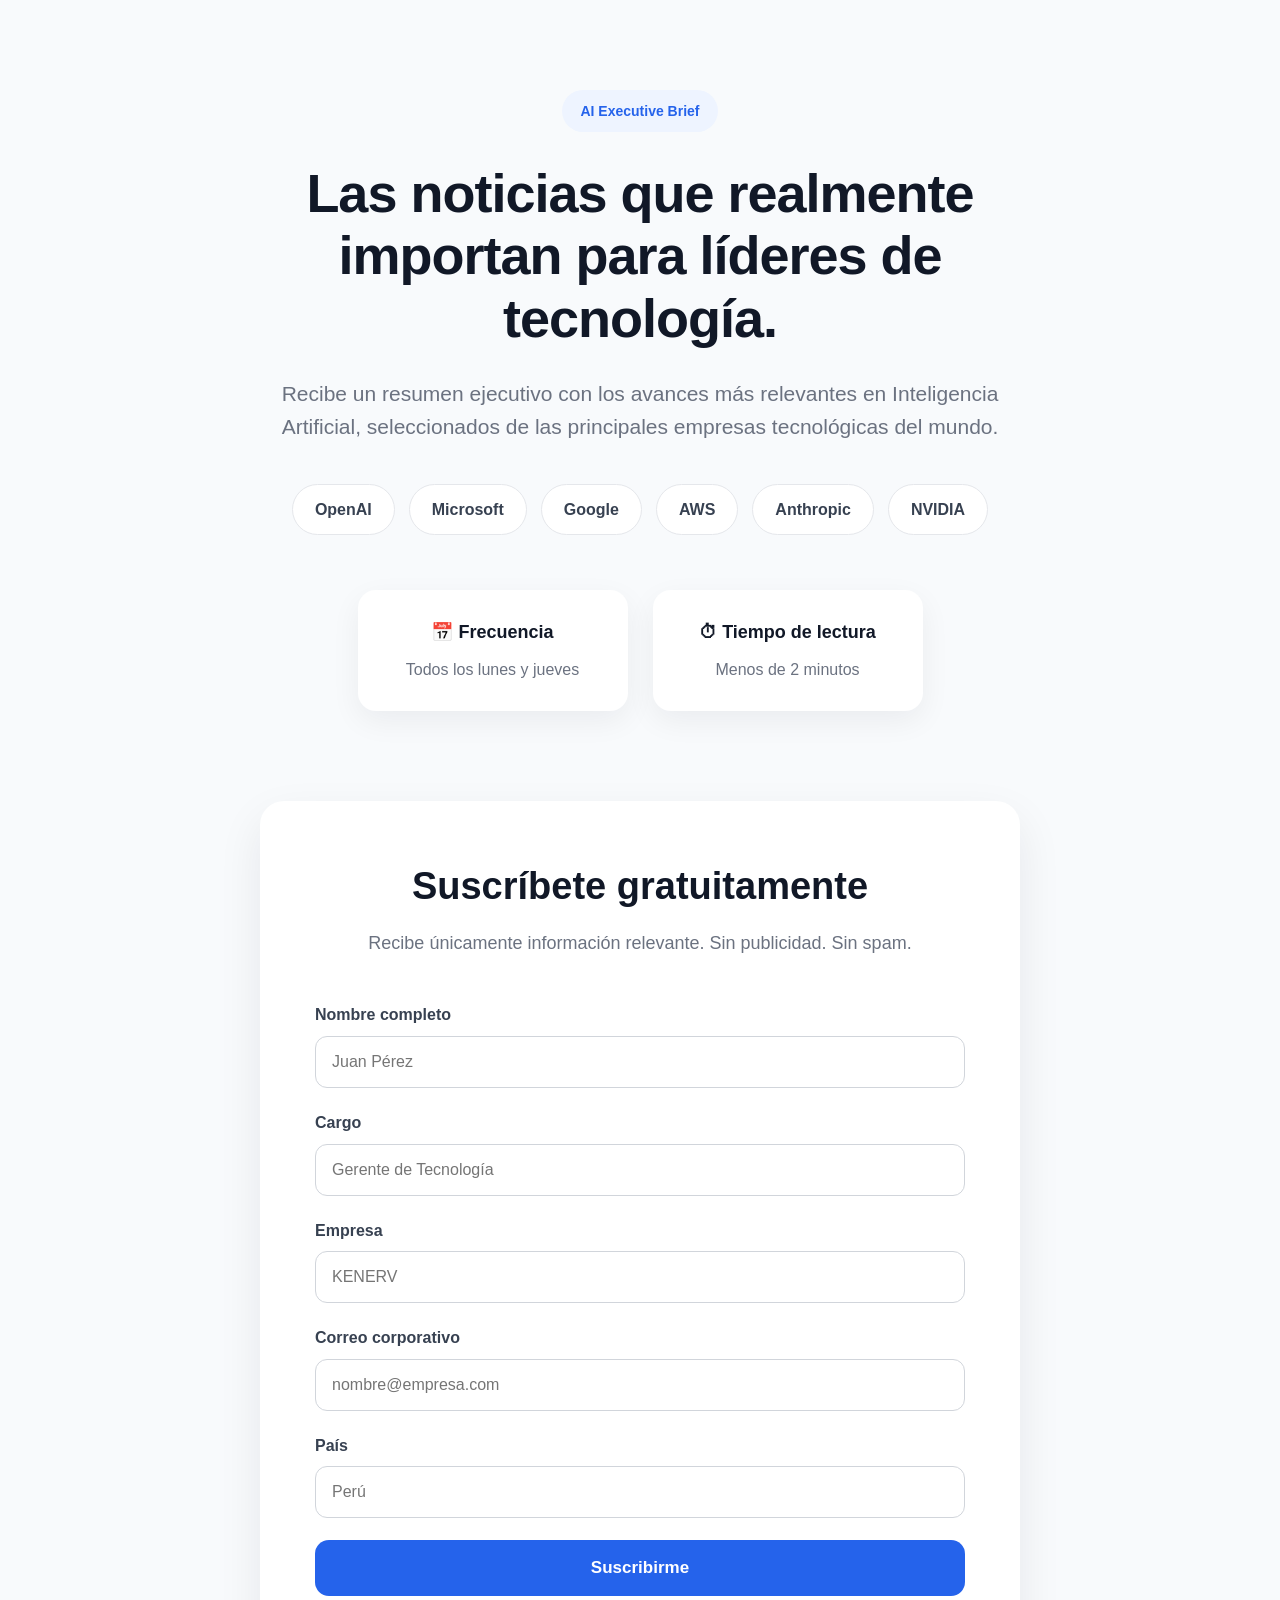
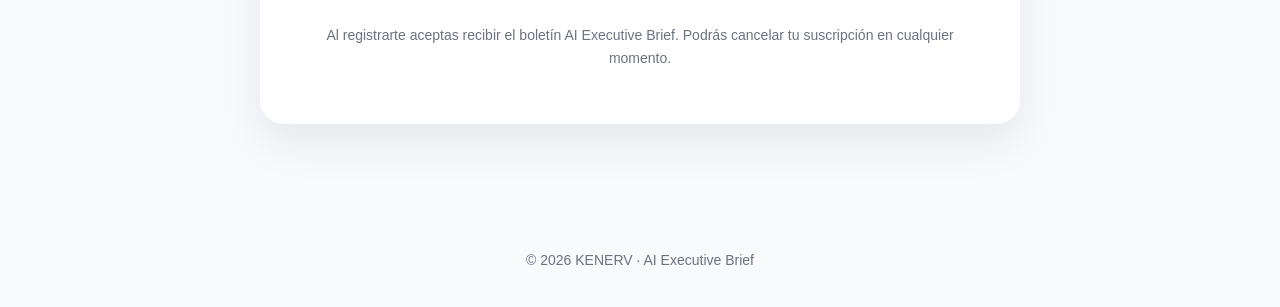
<file: newsletter/index.html>
<!DOCTYPE html>
<html lang="es">

<head>

    <meta charset="UTF-8">
    <meta name="viewport" content="width=device-width, initial-scale=1.0">

    <title>AI Executive Brief | KENERV</title>

    <meta name="description"
        content="Recibe las noticias más importantes sobre Inteligencia Artificial resumidas para ejecutivos.">

    <link rel="stylesheet" href="css/style.css">

</head>

<body>

    <header class="hero">

        <div class="container">

            <span class="badge">
                AI Executive Brief
            </span>

            <h1>
                Las noticias que realmente importan para líderes de tecnología.
            </h1>

            <p class="subtitle">

                Recibe un resumen ejecutivo con los avances más relevantes en Inteligencia Artificial,
                seleccionados de las principales empresas tecnológicas del mundo.

            </p>

            <div class="sources">

                <span>OpenAI</span>

                <span>Microsoft</span>

                <span>Google</span>

                <span>AWS</span>

                <span>Anthropic</span>

                <span>NVIDIA</span>

            </div>

            <div class="schedule">

                <div class="card">

                    <h3>📅 Frecuencia</h3>

                    <p>
                        Todos los lunes y jueves
                    </p>

                </div>

                <div class="card">

                    <h3>⏱ Tiempo de lectura</h3>

                    <p>
                        Menos de 2 minutos
                    </p>

                </div>

            </div>

        </div>

    </header>

    <section class="form-section">

        <div class="container">

            <div class="form-card">

                <h2>
                    Suscríbete gratuitamente
                </h2>

                <p class="form-description">

                    Recibe únicamente información relevante.
                    Sin publicidad.
                    Sin spam.

                </p>

                <form id="newsletterForm">

                    <div class="form-group">

                        <label>Nombre completo</label>

                        <input
                            type="text"
                            name="nombre"
                            placeholder="Juan Pérez"
                            required>

                    </div>

                    <div class="form-group">

                        <label>Cargo</label>

                        <input
                            type="text"
                            name="cargo"
                            placeholder="Gerente de Tecnología"
                            required>

                    </div>

                    <div class="form-group">

                        <label>Empresa</label>

                        <input
                            type="text"
                            name="empresa"
                            placeholder="KENERV"
                            required>

                    </div>

                    <div class="form-group">

                        <label>Correo corporativo</label>

                        <input
                            type="email"
                            name="correo"
                            placeholder="nombre@empresa.com"
                            required>

                    </div>

                    <div class="form-group">

                        <label>País</label>

                        <input
                            type="text"
                            name="pais"
                            placeholder="Perú"
                            required>

                    </div>

                    <button type="submit">

                        Suscribirme

                    </button>

                </form>

                <p class="privacy">

                    Al registrarte aceptas recibir el boletín AI Executive Brief.
                    Podrás cancelar tu suscripción en cualquier momento.

                </p>

            </div>

        </div>

    </section>

    <footer>

        © 2026 KENERV · AI Executive Brief

    </footer>

    <script src="js/app.js"></script>

</body>

</html>
</file>
<file: newsletter/css/style.css>
/* ==========================
   AI Executive Brief
   TELYON
========================== */

*{
    margin:0;
    padding:0;
    box-sizing:border-box;
}

html{
    scroll-behavior:smooth;
}

body{

    font-family:'Segoe UI',Arial,sans-serif;
    background:#F8FAFC;
    color:#111827;
    line-height:1.6;

}

.container{

    width:90%;
    max-width:1100px;
    margin:auto;

}

/*==========================
 HERO
==========================*/

.hero{

    padding:90px 0 70px;
    text-align:center;

}

.badge{

    display:inline-block;

    padding:10px 18px;

    background:#EEF4FF;

    color:#2563EB;

    border-radius:999px;

    font-size:14px;

    font-weight:600;

    margin-bottom:30px;

}

.hero h1{

    font-size:54px;

    font-weight:700;

    max-width:850px;

    margin:auto;

    line-height:1.15;

    letter-spacing:-1px;

}

.subtitle{

    max-width:760px;

    margin:28px auto;

    color:#6B7280;

    font-size:21px;

}

/*==========================
 FUENTES
==========================*/

.sources{

    display:flex;

    justify-content:center;

    flex-wrap:wrap;

    gap:14px;

    margin-top:40px;

}

.sources span{

    padding:12px 22px;

    border:1px solid #E5E7EB;

    border-radius:40px;

    background:white;

    color:#374151;

    font-weight:600;

    transition:.25s;

}

.sources span:hover{

    transform:translateY(-2px);

    box-shadow:0 8px 20px rgba(0,0,0,.06);

}

/*==========================
 CARDS
==========================*/

.schedule{

    display:flex;

    justify-content:center;

    gap:25px;

    margin-top:55px;

    flex-wrap:wrap;

}

.card{

    width:270px;

    background:white;

    border-radius:18px;

    padding:28px;

    box-shadow:0 10px 30px rgba(15,23,42,.06);

    transition:.25s;

}

.card:hover{

    transform:translateY(-4px);

}

.card h3{

    margin-bottom:10px;

    font-size:18px;

}

.card p{

    color:#6B7280;

}

/*==========================
 FORMULARIO
==========================*/

.form-section{

    padding:20px 0 90px;

}

.form-card{

    background:white;

    max-width:760px;

    margin:auto;

    border-radius:24px;

    padding:55px;

    box-shadow:0 18px 45px rgba(15,23,42,.08);

}

.form-card h2{

    text-align:center;

    font-size:38px;

    margin-bottom:12px;

}

.form-description{

    text-align:center;

    color:#6B7280;

    margin-bottom:45px;

    font-size:18px;

}

.form-group{

    margin-bottom:22px;

}

.form-group label{

    display:block;

    margin-bottom:8px;

    font-weight:600;

    color:#374151;

}

.form-group input{

    width:100%;

    padding:16px;

    border:1px solid #D1D5DB;

    border-radius:12px;

    font-size:16px;

    transition:.25s;

    outline:none;

}

.form-group input:focus{

    border-color:#2563EB;

    box-shadow:0 0 0 4px rgba(37,99,235,.12);

}

button{

    width:100%;

    border:none;

    border-radius:14px;

    background:#2563EB;

    color:white;

    padding:18px;

    font-size:17px;

    font-weight:600;

    cursor:pointer;

    transition:.25s;

}

button:hover{

    background:#1D4ED8;

    transform:translateY(-2px);

}

.privacy{

    margin-top:28px;

    text-align:center;

    color:#6B7280;

    font-size:14px;

}

/*==========================
 FOOTER
==========================*/

footer{

    text-align:center;

    padding:35px;

    color:#6B7280;

    font-size:14px;

}

/*==========================
 RESPONSIVE
==========================*/

@media(max-width:768px){

.hero{

    padding-top:60px;

}

.hero h1{

    font-size:36px;

}

.subtitle{

    font-size:18px;

}

.form-card{

    padding:35px 25px;

}

.form-card h2{

    font-size:30px;

}

.card{

    width:100%;

}

}
</file>
